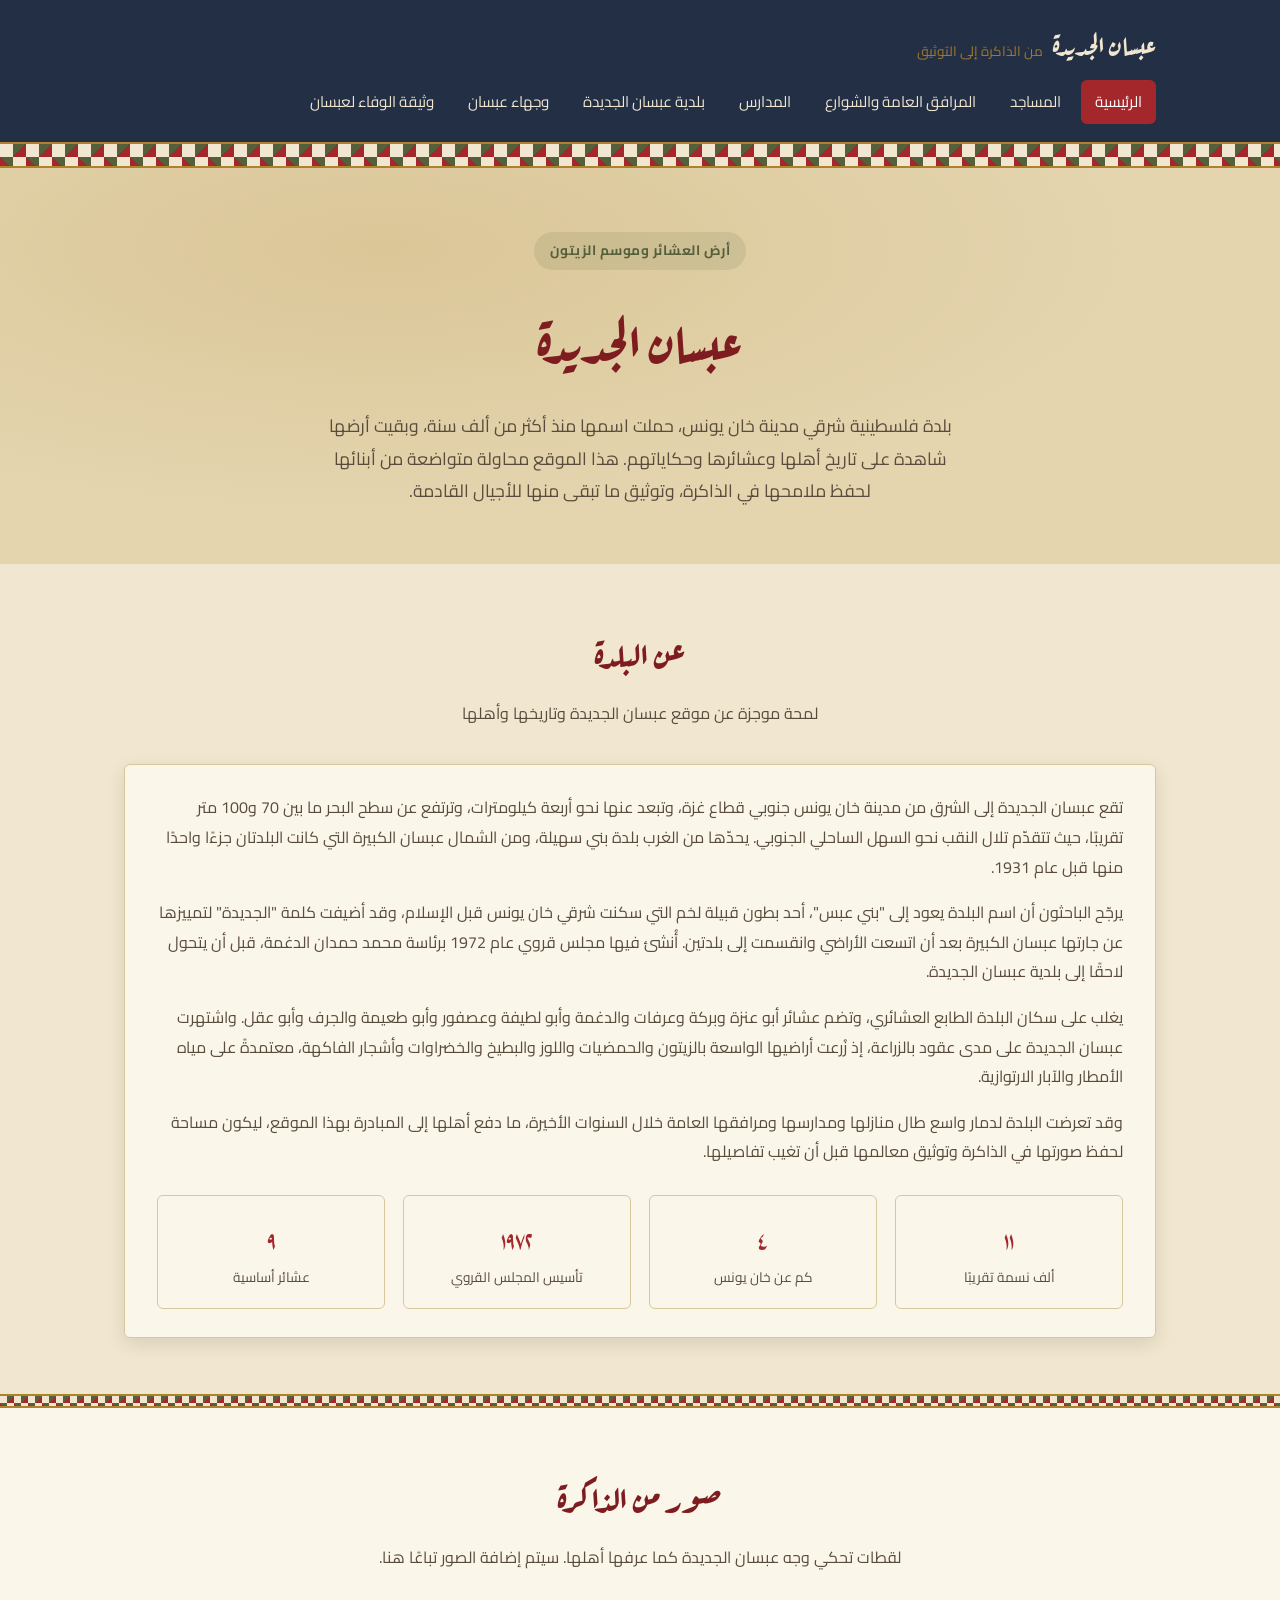
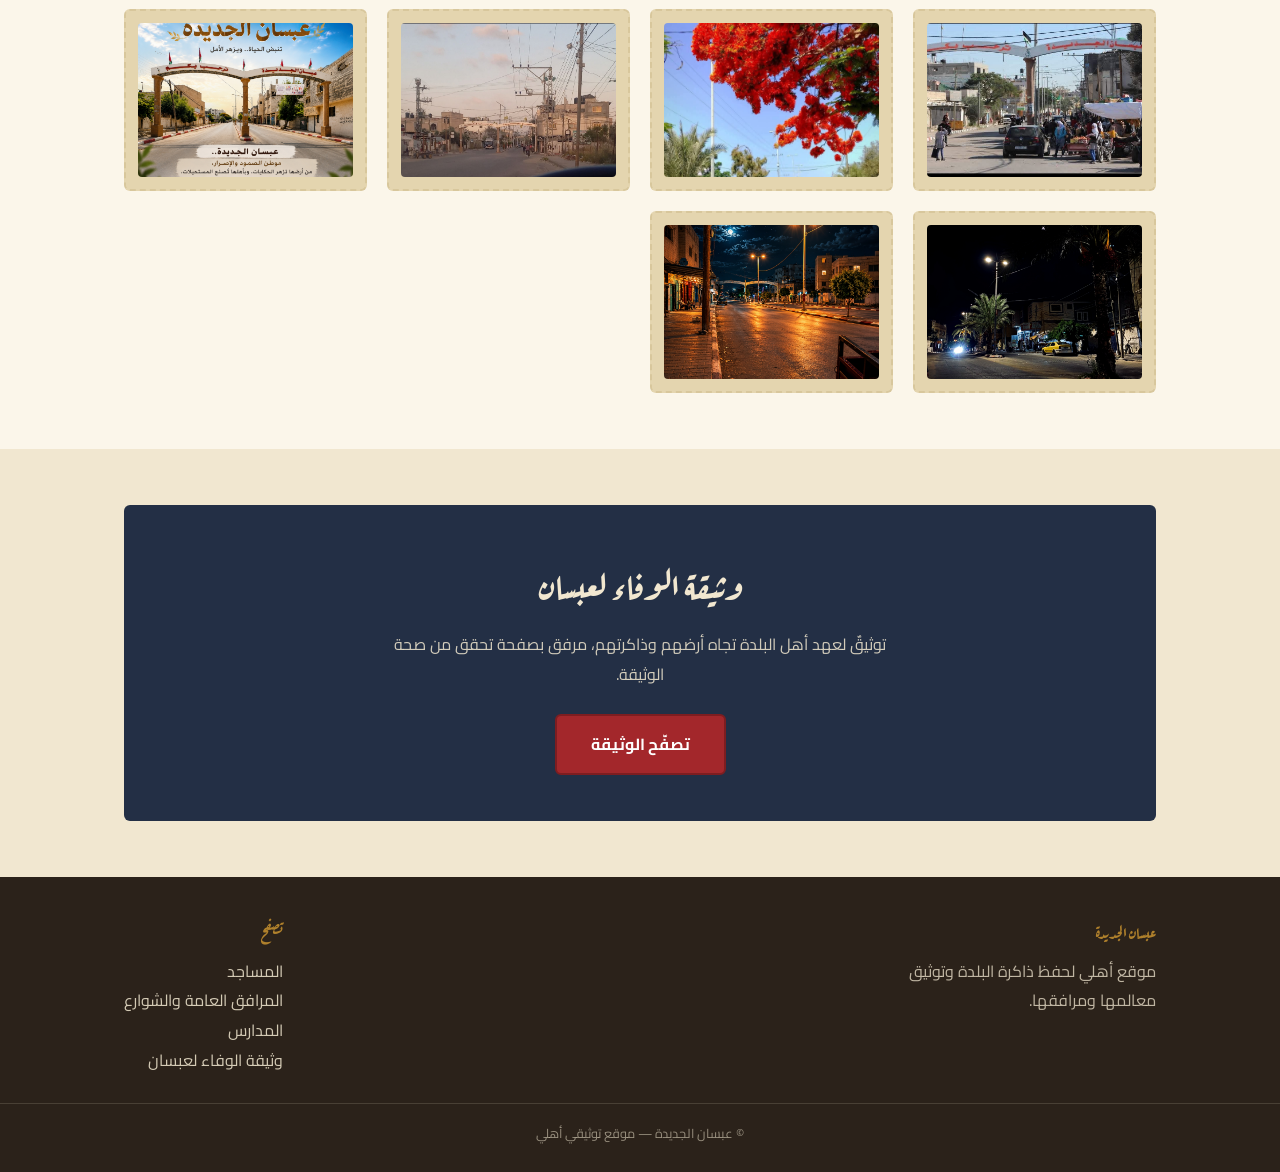
<file: index.html>
<!DOCTYPE html>
<html lang="ar" dir="rtl">
<head>
<meta charset="UTF-8">
<meta name="viewport" content="width=device-width, initial-scale=1.0">
<title>عبسان الجديدة | من الذاكرة إلى التوثيق</title>
<link rel="preconnect" href="https://fonts.googleapis.com">
<link href="https://fonts.googleapis.com/css2?family=Aref+Ruqaa:wght@400;700&family=Cairo:wght@400;600;700&display=swap" rel="stylesheet">
<link rel="stylesheet" href="style.css?v=2">
</head>
<body>

<header class="site-header">
  <div class="container">
    <div class="brand">
      <span class="name">عبسان الجديدة</span>
      <span class="tagline">من الذاكرة إلى التوثيق</span>
    </div>
    <nav class="main-nav">
      <ul>
        <li><a href="index.html" class="active">الرئيسية</a></li>
        <li><a href="mosques.html">المساجد</a></li>
        <li><a href="facilities.html">المرافق العامة والشوارع</a></li>
        <li><a href="schools.html">المدارس</a></li>
        <li><a href="municipality.html">بلدية عبسان الجديدة</a></li>
   <li><a href="notables.html">وجهاء عبسان</a></li>
        <li><a href="document.html">وثيقة الوفاء لعبسان</a></li>
      </ul>
    </nav>
  </div>
</header>
<div class="tatreez-band"></div>

<section class="hero">
  <div class="container">
    <span class="eyebrow">أرض العشائر وموسم الزيتون</span>
    <h1>عبسان الجديدة</h1>
    <p class="lead">
      بلدة فلسطينية شرقي مدينة خان يونس، حملت اسمها منذ أكثر من ألف سنة، وبقيت أرضها
      شاهدة على تاريخ أهلها وعشائرها وحكاياتهم. هذا الموقع محاولة متواضعة من أبنائها
      لحفظ ملامحها في الذاكرة، وتوثيق ما تبقى منها للأجيال القادمة.
    </p>
  </div>
</section>

<section>
  <div class="container">
    <div class="section-head">
      <h2>عن البلدة</h2>
      <p>لمحة موجزة عن موقع عبسان الجديدة وتاريخها وأهلها</p>
    </div>

    <div class="prose-card">
      <p>
        تقع عبسان الجديدة إلى الشرق من مدينة خان يونس جنوبي قطاع غزة، وتبعد عنها
        نحو أربعة كيلومترات، وترتفع عن سطح البحر ما بين 70 و100 متر تقريبًا، حيث
        تتقدّم تلال النقب نحو السهل الساحلي الجنوبي. يحدّها من الغرب بلدة بني سهيلة،
        ومن الشمال عبسان الكبيرة التي كانت البلدتان جزءًا واحدًا منها قبل عام 1931.
      </p>
      <p>
        يرجّح الباحثون أن اسم البلدة يعود إلى "بني عبس"، أحد بطون قبيلة لخم التي
        سكنت شرقي خان يونس قبل الإسلام، وقد أضيفت كلمة "الجديدة" لتمييزها عن
        جارتها عبسان الكبيرة بعد أن اتسعت الأراضي وانقسمت إلى بلدتين. أُنشئ فيها
        مجلس قروي عام 1972 برئاسة محمد حمدان الدغمة، قبل أن يتحول لاحقًا إلى بلدية
        عبسان الجديدة.
      </p>
      <p>
        يغلب على سكان البلدة الطابع العشائري، وتضم عشائر أبو عنزة وبركة وعرفات
        والدغمة وأبو لطيفة وعصفور وأبو طعيمة والجرف وأبو عقل. واشتهرت عبسان الجديدة
        على مدى عقود بالزراعة، إذ زُرعت أراضيها الواسعة بالزيتون والحمضيات واللوز
        والبطيخ والخضراوات وأشجار الفاكهة، معتمدةً على مياه الأمطار والآبار الارتوازية.
      </p>
      <p>
        وقد تعرضت البلدة لدمار واسع طال منازلها ومدارسها ومرافقها العامة خلال
        السنوات الأخيرة، ما دفع أهلها إلى المبادرة بهذا الموقع، ليكون مساحة لحفظ
        صورتها في الذاكرة وتوثيق معالمها قبل أن تغيب تفاصيلها.
      </p>

      <div class="facts-grid">
        <div class="fact"><span class="num">١١</span><span class="label">ألف نسمة تقريبًا</span></div>
        <div class="fact"><span class="num">٤</span><span class="label">كم عن خان يونس</span></div>
        <div class="fact"><span class="num">١٩٧٢</span><span class="label">تأسيس المجلس القروي</span></div>
        <div class="fact"><span class="num">٩</span><span class="label">عشائر أساسية</span></div>
      </div>
    </div>
  </div>
</section>

<div class="tatreez-band thin"></div>

<section class="alt">
  <div class="container">
    <div class="section-head">
      <h2>صور من الذاكرة</h2>
      <p>لقطات تحكي وجه عبسان الجديدة كما عرفها أهلها. سيتم إضافة الصور تباعًا هنا.</p>
    </div>

    <div class="gallery-grid" id="gallery">
      <!--
        لإضافة صورة لاحقًا: استبدل أي photo-slot بالكود التالي
        <div class="photo-slot"><img src="images/اسم-الصورة.jpg" alt="وصف الصورة"></div>
      -->
      <div class="photo-slot">
  <img src="images/abasan1.jpg" alt="صورة من عبسان الجديدة">
</div>
<div class="photo-slot">
  <img src="images/abasan-photo2.jpg" alt="صورة من عبسان الجديدة">
</div>
      <div class="photo-slot"><img src="images/abasan3.jpg" alt="صورة من عبسان الجديدة"></div>
<div class="photo-slot"><img src="images/abasan4.jpg" alt="صورة من عبسان الجديدة"></div>
<div class="photo-slot"><img src="images/abasan5.jpg" alt="صورة من عبسان الجديدة"></div>
      <div class="photo-slot"><img src="images/abasan6.jpg" alt="صورة من عبسان الجديدة"></div>
    </div>
  </div>
</section>

<section>
  <div class="container">
    <div class="cta-block">
      <h2>وثيقة الوفاء لعبسان</h2>
      <p>
        توثيقٌ لعهد أهل البلدة تجاه أرضهم وذاكرتهم، مرفق بصفحة تحقق من صحة الوثيقة.
      </p>
      <a class="btn" href="document.html">تصفّح الوثيقة</a>
    </div>
  </div>
</section>

<footer class="site-footer">
  <div class="container">
    <div>
      <h4>عبسان الجديدة</h4>
      <p style="color:rgba(241,231,208,.75); max-width:280px;">
        موقع أهلي لحفظ ذاكرة البلدة وتوثيق معالمها ومرافقها.
      </p>
    </div>
    <div>
      <h4>تصفح</h4>
      <ul>
        <li><a href="mosques.html">المساجد</a></li>
        <li><a href="facilities.html">المرافق العامة والشوارع</a></li>
        <li><a href="schools.html">المدارس</a></li>
        <li><a href="document.html">وثيقة الوفاء لعبسان</a></li>
      </ul>
    </div>
  </div>
  <div class="footer-note">© عبسان الجديدة — موقع توثيقي أهلي</div>
</footer>

<script src="script.js?v=2" defer></script>
</body>
</html>
</file>
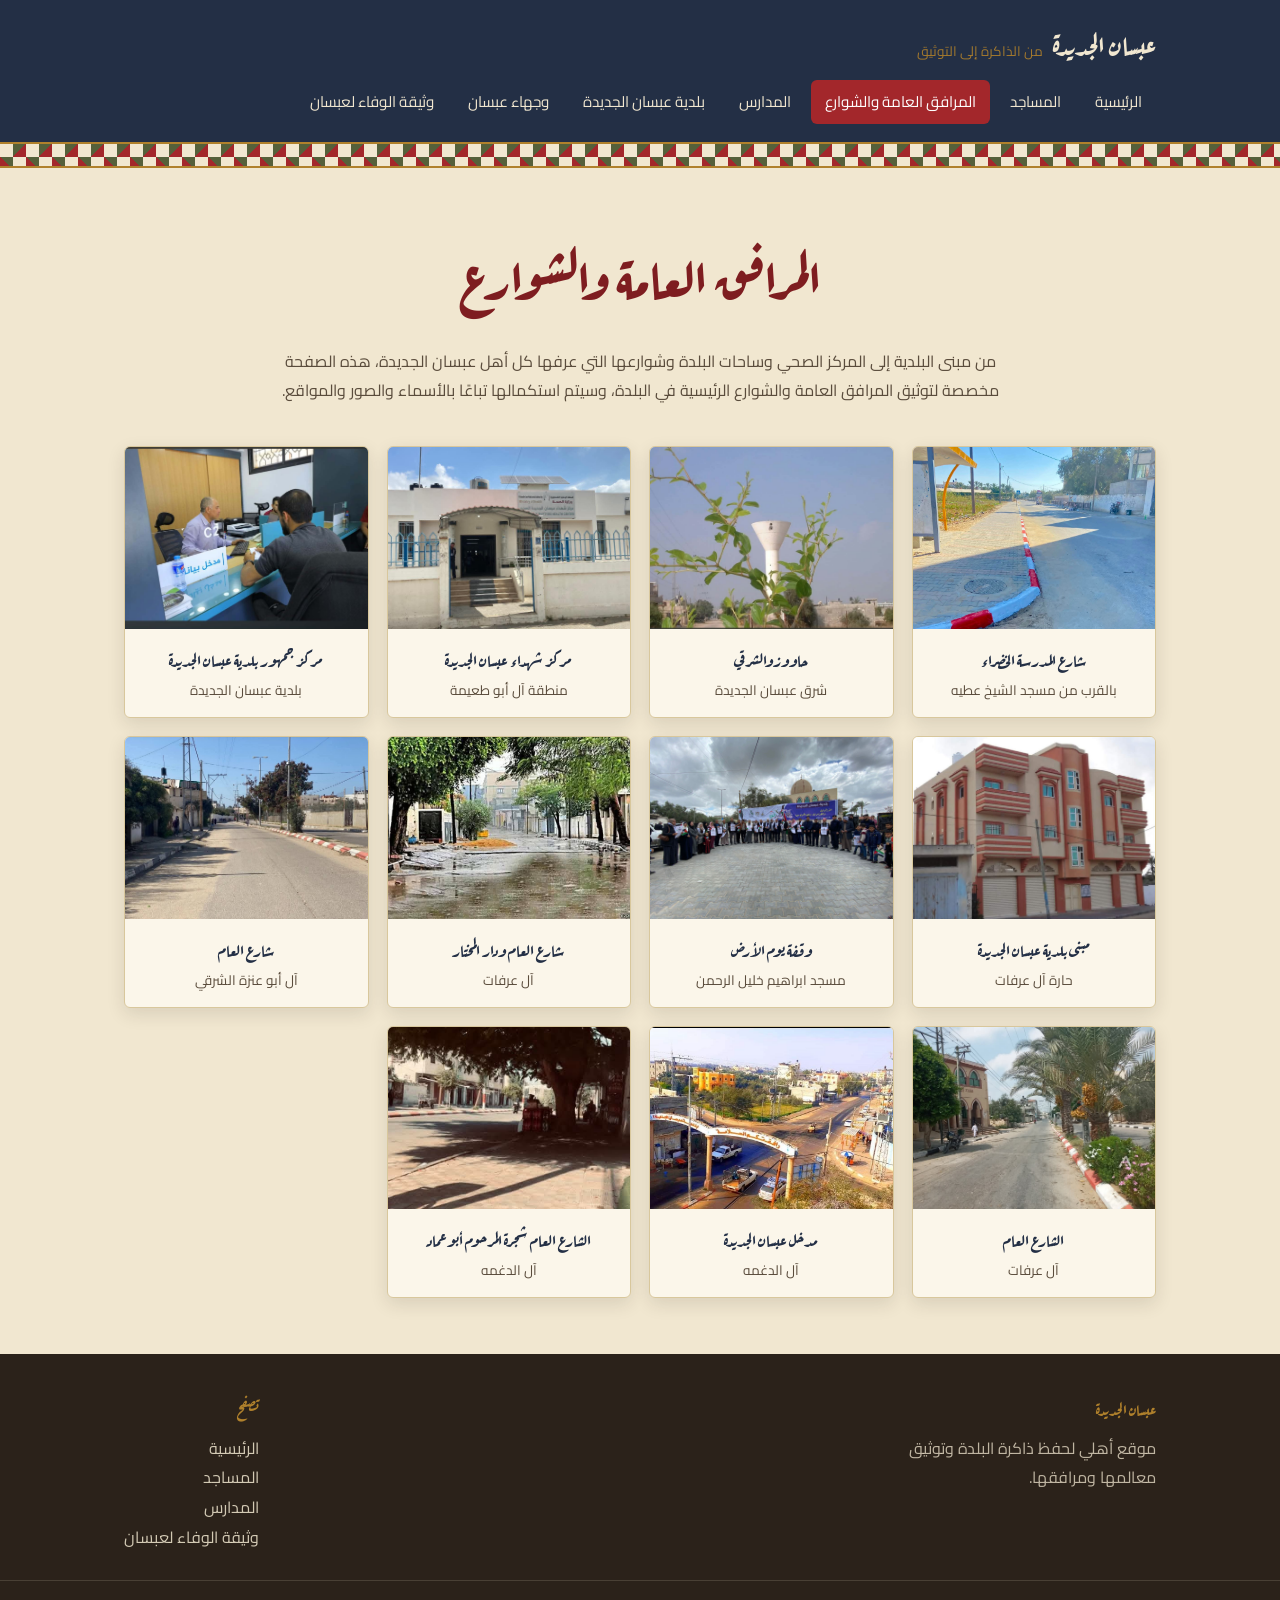
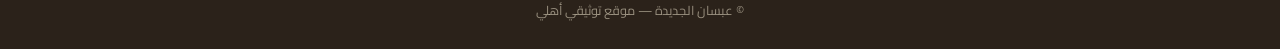
<file: facilities.html>
<!DOCTYPE html>
<html lang="ar" dir="rtl">
<head>
<meta charset="UTF-8">
<meta name="viewport" content="width=device-width, initial-scale=1.0">
<title>المرافق العامة والشوارع | عبسان الجديدة</title>
<link rel="preconnect" href="https://fonts.googleapis.com">
<link href="https://fonts.googleapis.com/css2?family=Aref+Ruqaa:wght@400;700&family=Cairo:wght@400;600;700&display=swap" rel="stylesheet">
<link rel="stylesheet" href="style.css?v=2">
</head>
<body>

<header class="site-header">
  <div class="container">
    <div class="brand">
      <span class="name">عبسان الجديدة</span>
      <span class="tagline">من الذاكرة إلى التوثيق</span>
    </div>
    <nav class="main-nav">
      <ul>
        <li><a href="index.html">الرئيسية</a></li>
        <li><a href="mosques.html">المساجد</a></li>
        <li><a href="facilities.html" class="active">المرافق العامة والشوارع</a></li>
        <li><a href="schools.html">المدارس</a></li>
        <li><a href="municipality.html">بلدية عبسان الجديدة</a></li>
   <li><a href="notables.html">وجهاء عبسان</a></li>
        <li><a href="document.html">وثيقة الوفاء لعبسان</a></li>
      </ul>
    </nav>
  </div>
</header>
<div class="tatreez-band"></div>

<section>
  <div class="container">
    <div class="page-intro">
      <h1>المرافق العامة والشوارع</h1>
      <p>
        من مبنى البلدية إلى المركز الصحي وساحات البلدة وشوارعها التي عرفها كل
        أهل عبسان الجديدة، هذه الصفحة مخصصة لتوثيق المرافق العامة والشوارع
        الرئيسية في البلدة، وسيتم استكمالها تباعًا بالأسماء والصور والمواقع.
      </p>
    </div>

    <div class="empty-grid">
        <div class="content-card">
          <div class="photo"><img src="images/facility1.jpg" alt="شارع المدرسة الخضراء"></div>
          <div class="info">
            <h3>شارع المدرسة الخضراء</h3>
            <p>بالقرب من مسجد الشيخ عطيه</p>
          </div>
        </div>
        <div class="content-card">
          <div class="photo"><img src="images/facility2.png" alt="حاووز الشرقي"></div>
          <div class="info">
            <h3>حاووزوالشرقي</h3>
            <p>شرق عبسان الجديدة</p>
          </div>
        </div>
        <div class="content-card">
          <div class="photo"><img src="images/facility3.jpeg" alt="مركز شهداء عبسان الجديدة"></div>
          <div class="info">
            <h3>مركز شهداء عبسان الجديدة</h3>
            <p>منطقة آل أبو طعيمة</p>
          </div>
        </div>
        <div class="content-card">
          <div class="photo"><img src="images/facility4.png" alt="مركز جمهور بلدية عبسان الجديدة"></div>
          <div class="info">
            <h3>مركز جمهور بلدية عبسان الجديدة</h3>
            <p>بلدية عبسان الجديدة</p>
          </div>
        </div>
        <div class="content-card">
          <div class="photo"><img src="images/facility5.png" alt="مبنى بلدية عبسان الجديدة"></div>
          <div class="info">
            <h3>مبنى بلدية عبسان الجديدة</h3>
            <p>حارة آل عرفات</p>
          </div>
        </div>
        <div class="content-card">
          <div class="photo"><img src="images/facility6.jpg" alt="وقفة يوم الأرض"></div>
          <div class="info">
            <h3>وقفة يوم الأرض</h3>
            <p>مسجد ابراهيم خليل الرحمن</p>
          </div>
        </div>
      <div class="content-card">
      <div class="photo"><img src="images/facility7.jpg" alt="شارع العام ودار المختار"></div>
      <div class="info">
        <h3>شارع العام ودار المختار</h3>
        <p>آل عرفات</p>
      </div>
    </div>
    <div class="content-card">
      <div class="photo"><img src="images/facility8.jpg" alt="شارع العام"></div>
      <div class="info">
        <h3>شارع العام</h3>
        <p>آل أبو عنزة الشرقي</p>
      </div>
    </div>
    <div class="content-card">
      <div class="photo"><img src="images/facility9.jpg" alt="الشارع العام"></div>
      <div class="info">
        <h3>الشارع العام</h3>
        <p>آل عرفات</p>
      </div>
    </div>
    <div class="content-card">
      <div class="photo"><img src="images/facility10.jpg" alt="مدخل عبسان الجديدة"></div>
      <div class="info">
        <h3>مدخل عبسان الجديدة</h3>
        <p>آل الدغمه</p>
      </div>
    </div>
    <div class="content-card">
      <div class="photo"><img src="images/facility11.jpg" alt="الشارع العام شجرة المرحوم أبوعماد"></div>
      <div class="info">
        <h3>الشارع العام شجرة المرحوم أبوعماد</h3>
        <p>آل الدغمه</p>
      </div>
    </div>
    </div>
  </div>
</section>
</section>

<footer class="site-footer">
  <div class="container">
    <div>
      <h4>عبسان الجديدة</h4>
      <p style="color:rgba(241,231,208,.75); max-width:280px;">
        موقع أهلي لحفظ ذاكرة البلدة وتوثيق معالمها ومرافقها.
      </p>
    </div>
    <div>
      <h4>تصفح</h4>
      <ul>
        <li><a href="index.html">الرئيسية</a></li>
        <li><a href="mosques.html">المساجد</a></li>
        <li><a href="schools.html">المدارس</a></li>
        <li><a href="document.html">وثيقة الوفاء لعبسان</a></li>
      </ul>
    </div>
  </div>
  <div class="footer-note">© عبسان الجديدة — موقع توثيقي أهلي</div>
</footer>

<script src="script.js?v=2" defer></script>
</body>
</html>
</file>
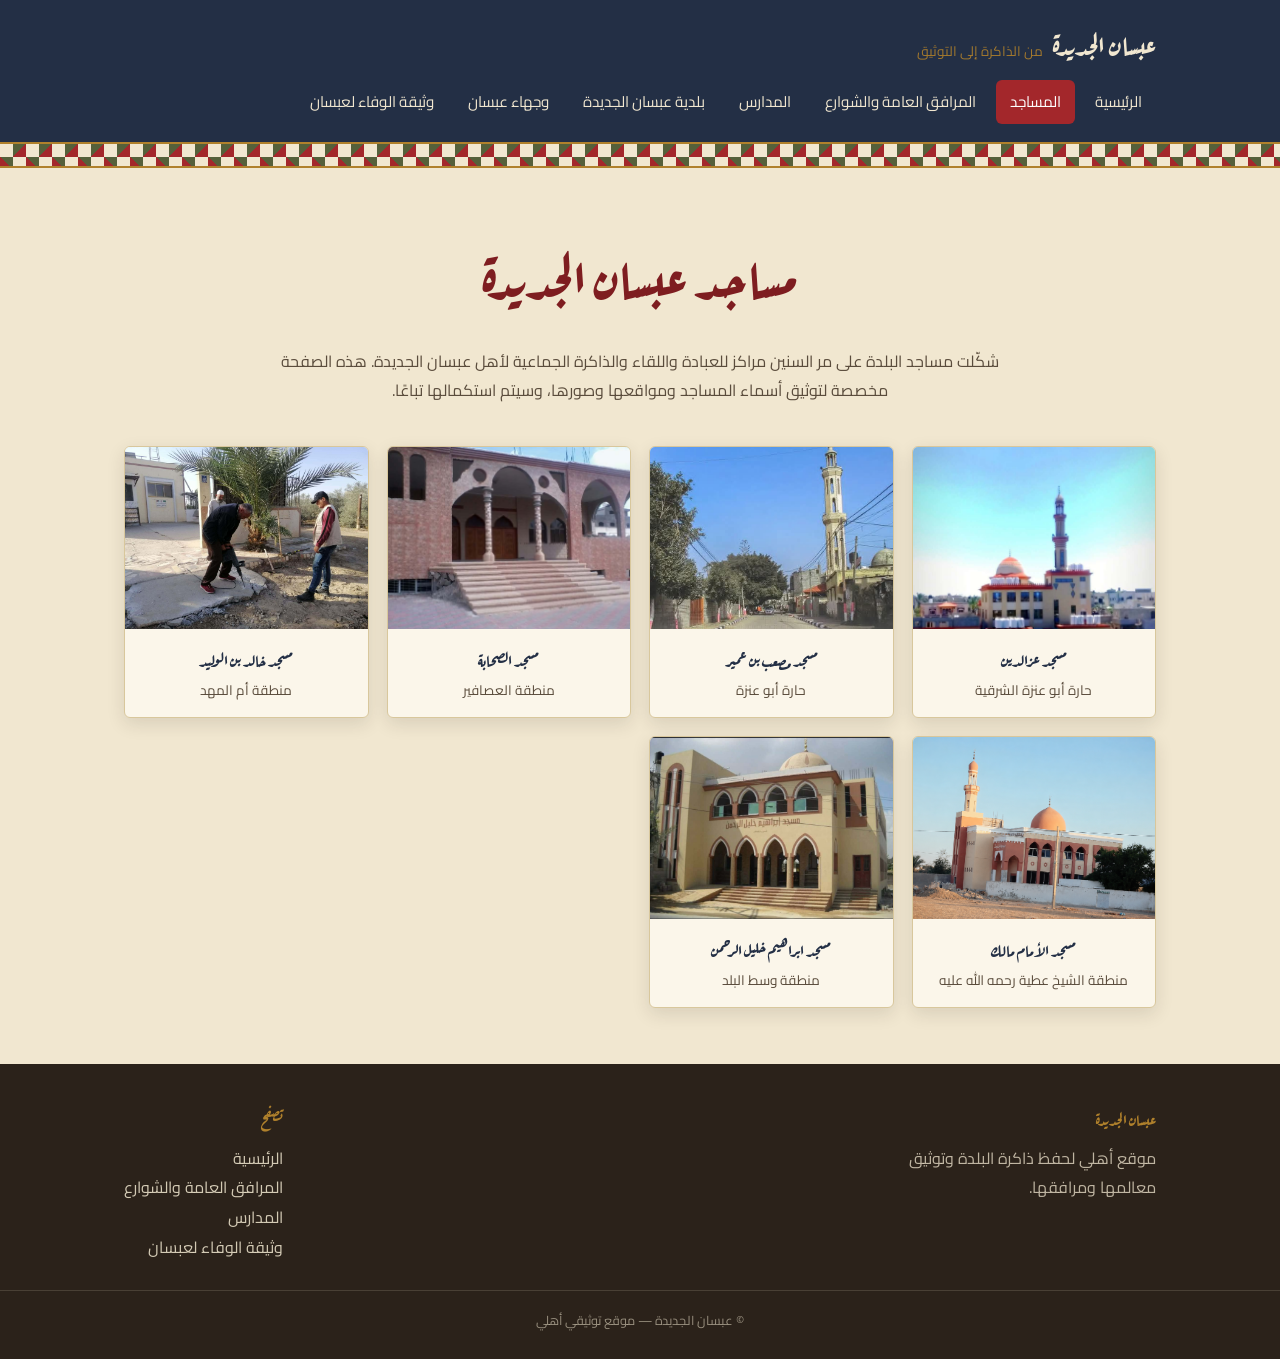
<file: mosques.html>
<!DOCTYPE html>
<html lang="ar" dir="rtl">
<head>
<meta charset="UTF-8">
<meta name="viewport" content="width=device-width, initial-scale=1.0">
<title>المساجد | عبسان الجديدة</title>
<link rel="preconnect" href="https://fonts.googleapis.com">
<link href="https://fonts.googleapis.com/css2?family=Aref+Ruqaa:wght@400;700&family=Cairo:wght@400;600;700&display=swap" rel="stylesheet">
<link rel="stylesheet" href="style.css?v=2">
</head>
<body>

<header class="site-header">
  <div class="container">
    <div class="brand">
      <span class="name">عبسان الجديدة</span>
      <span class="tagline">من الذاكرة إلى التوثيق</span>
    </div>
    <nav class="main-nav">
      <ul>
        <li><a href="index.html">الرئيسية</a></li>
        <li><a href="mosques.html" class="active">المساجد</a></li>
        <li><a href="facilities.html">المرافق العامة والشوارع</a></li>
        <li><a href="schools.html">المدارس</a></li>
        <li><a href="municipality.html">بلدية عبسان الجديدة</a></li>
   <li><a href="notables.html">وجهاء عبسان</a></li>
        <li><a href="document.html">وثيقة الوفاء لعبسان</a></li>
      </ul>
    </nav>
  </div>
</header>
<div class="tatreez-band"></div>

<section>
  <div class="container">
    <div class="page-intro">
      <h1>مساجد عبسان الجديدة</h1>
      <p>
        شكّلت مساجد البلدة على مر السنين مراكز للعبادة واللقاء والذاكرة الجماعية
        لأهل عبسان الجديدة. هذه الصفحة مخصصة لتوثيق أسماء المساجد ومواقعها وصورها،
        وسيتم استكمالها تباعًا.
      </p>
    </div>

    <div class="empty-grid">
        <div class="content-card">
          <div class="photo"><img src="images/mosque1.jpeg" alt="مسجد عزالدين"></div>
          <div class="info">
            <h3>مسجد عزالدين</h3>
            <p>حارة أبو عنزة الشرقية</p>
          </div>
        </div>
        <div class="content-card">
          <div class="photo"><img src="images/mosque2.jpeg" alt="مسجد مصعب بن عمير"></div>
          <div class="info">
            <h3>مسجد مصعب بن عمير</h3>
            <p>حارة أبو عنزة</p>
          </div>
        </div>
        <div class="content-card">
          <div class="photo"><img src="images/mosque3.png" alt="مسجد الصحابة"></div>
          <div class="info">
            <h3>مسجد الصحابة</h3>
            <p>منطقة العصافير</p>
          </div>
        </div>
        <div class="content-card">
          <div class="photo"><img src="images/mosque4.jpeg" alt="مسجد خالد بن الوليد"></div>
          <div class="info">
            <h3>مسجد خالد بن الوليد</h3>
            <p>منطقة أم المهد</p>
          </div>
        </div>
        <div class="content-card">
          <div class="photo"><img src="images/mosque5.png" alt="مسجد الأمام مالك"></div>
          <div class="info">
            <h3>مسجد الأمام مالك</h3>
            <p>منطقة الشيخ عطية رحمه الله عليه</p>
          </div>
        </div>
        <div class="content-card">
          <div class="photo"><img src="images/mosque6.jpg" alt="مسجد ابراهيم خليل الرحمن"></div>
          <div class="info">
            <h3>مسجد ابراهيم خليل الرحمن</h3>
            <p>منطقة وسط البلد</p>
          </div>
        </div>
    </div>
</section>

<footer class="site-footer">
  <div class="container">
    <div>
      <h4>عبسان الجديدة</h4>
      <p style="color:rgba(241,231,208,.75); max-width:280px;">
        موقع أهلي لحفظ ذاكرة البلدة وتوثيق معالمها ومرافقها.
      </p>
    </div>
    <div>
      <h4>تصفح</h4>
      <ul>
        <li><a href="index.html">الرئيسية</a></li>
        <li><a href="facilities.html">المرافق العامة والشوارع</a></li>
        <li><a href="schools.html">المدارس</a></li>
        <li><a href="document.html">وثيقة الوفاء لعبسان</a></li>
      </ul>
    </div>
  </div>
  <div class="footer-note">© عبسان الجديدة — موقع توثيقي أهلي</div>
</footer>

<script src="script.js?v=2" defer></script>
</body>
</html>
</file>
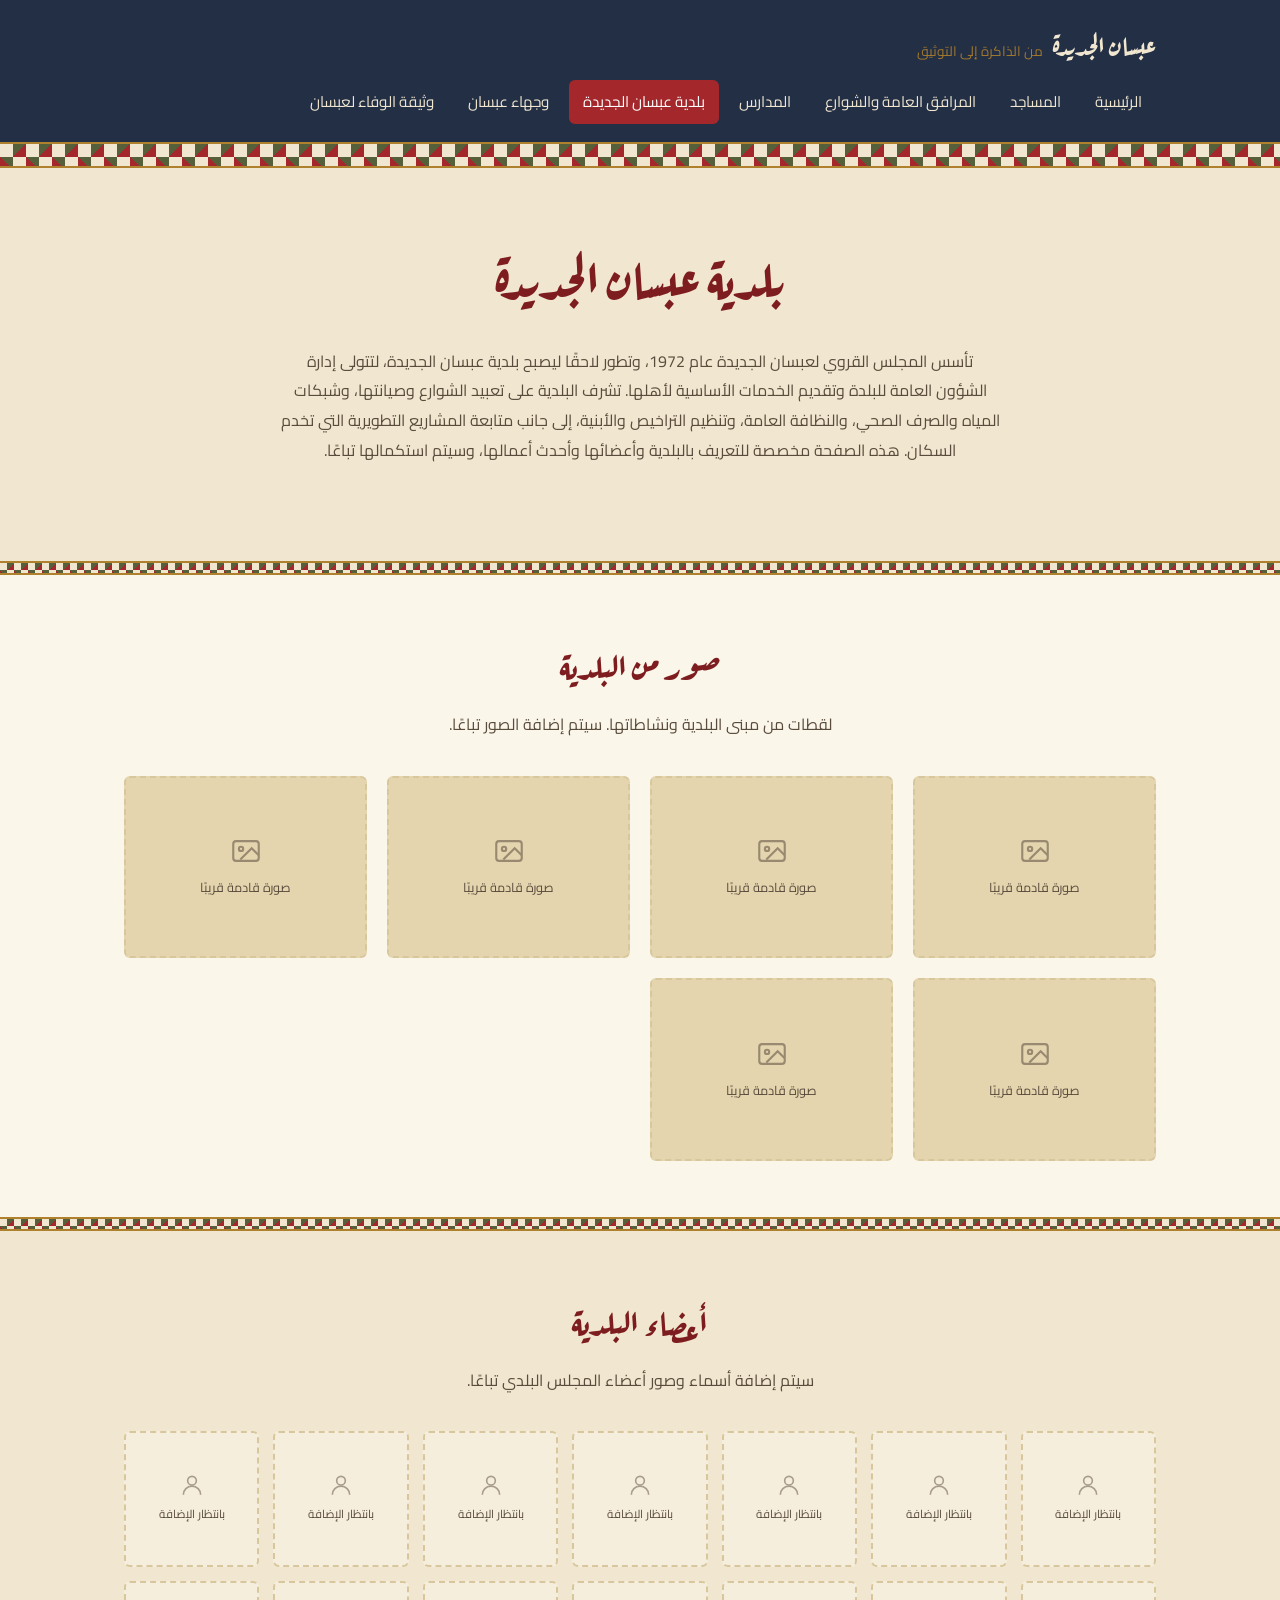
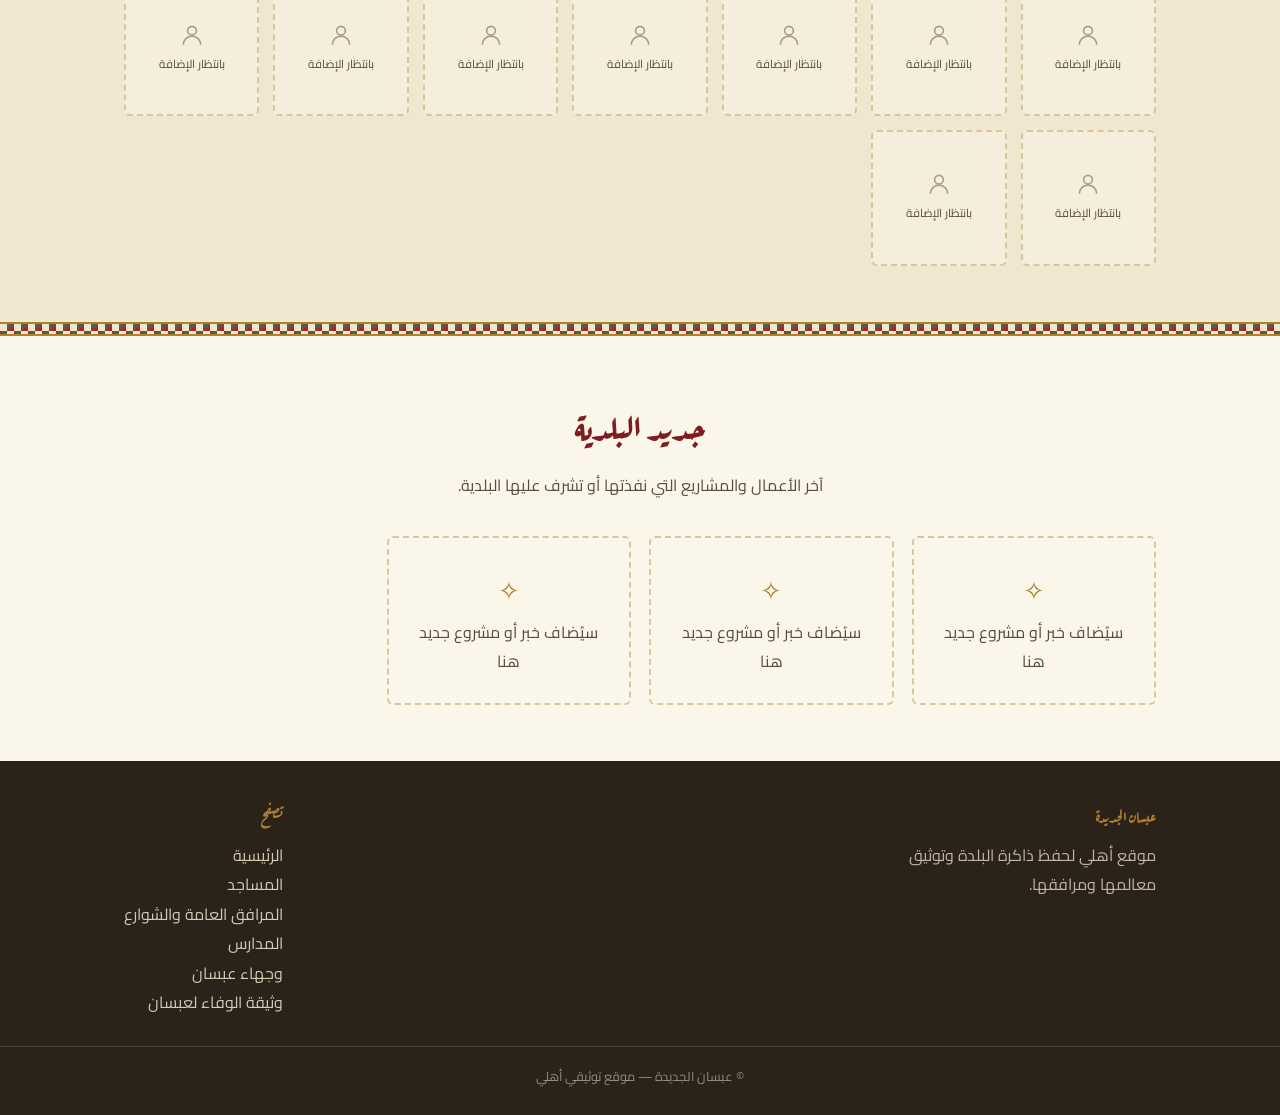
<file: municipality.html>
<!DOCTYPE html>
<html lang="ar" dir="rtl">
<head>
<meta charset="UTF-8">
<meta name="viewport" content="width=device-width, initial-scale=1.0">
<title>بلدية عبسان الجديدة | عبسان الجديدة</title>
<link rel="preconnect" href="https://fonts.googleapis.com">
<link href="https://fonts.googleapis.com/css2?family=Aref+Ruqaa:wght@400;700&family=Cairo:wght@400;600;700&display=swap" rel="stylesheet">
<link rel="stylesheet" href="style.css?v=2">
</head>
<body>

<header class="site-header">
  <div class="container">
    <div class="brand">
      <span class="name">عبسان الجديدة</span>
      <span class="tagline">من الذاكرة إلى التوثيق</span>
    </div>
    <nav class="main-nav">
      <ul>
        <li><a href="index.html">الرئيسية</a></li>
        <li><a href="mosques.html">المساجد</a></li>
        <li><a href="facilities.html">المرافق العامة والشوارع</a></li>
        <li><a href="schools.html">المدارس</a></li>
        <li><a href="municipality.html" class="active">بلدية عبسان الجديدة</a></li>
        <li><a href="notables.html">وجهاء عبسان</a></li>
        <li><a href="document.html">وثيقة الوفاء لعبسان</a></li>
      </ul>
    </nav>
  </div>
</header>
<div class="tatreez-band"></div>

<section>
  <div class="container">
    <div class="page-intro">
      <h1>بلدية عبسان الجديدة</h1>
      <p>
        تأسس المجلس القروي لعبسان الجديدة عام 1972، وتطور لاحقًا ليصبح بلدية
        عبسان الجديدة، لتتولى إدارة الشؤون العامة للبلدة وتقديم الخدمات
        الأساسية لأهلها. تشرف البلدية على تعبيد الشوارع وصيانتها، وشبكات
        المياه والصرف الصحي، والنظافة العامة، وتنظيم التراخيص والأبنية، إلى
        جانب متابعة المشاريع التطويرية التي تخدم السكان. هذه الصفحة مخصصة
        للتعريف بالبلدية وأعضائها وأحدث أعمالها، وسيتم استكمالها تباعًا.
      </p>
    </div>
  </div>
</section>

<div class="tatreez-band thin"></div>

<section class="alt">
  <div class="container">
    <div class="section-head">
      <h2>صور من البلدية</h2>
      <p>لقطات من مبنى البلدية ونشاطاتها. سيتم إضافة الصور تباعًا.</p>
    </div>

    <div class="gallery-grid">
      <div class="photo-slot">
        <svg class="icon" viewBox="0 0 24 24" fill="none" stroke="currentColor" stroke-width="1.5"><rect x="3" y="5" width="18" height="14" rx="2"/><circle cx="8.5" cy="10.5" r="1.5"/><path d="M21 15l-5-5-8 8"/></svg>
        <span class="cap">صورة قادمة قريبًا</span>
      </div>
      <div class="photo-slot">
        <svg class="icon" viewBox="0 0 24 24" fill="none" stroke="currentColor" stroke-width="1.5"><rect x="3" y="5" width="18" height="14" rx="2"/><circle cx="8.5" cy="10.5" r="1.5"/><path d="M21 15l-5-5-8 8"/></svg>
        <span class="cap">صورة قادمة قريبًا</span>
      </div>
      <div class="photo-slot">
        <svg class="icon" viewBox="0 0 24 24" fill="none" stroke="currentColor" stroke-width="1.5"><rect x="3" y="5" width="18" height="14" rx="2"/><circle cx="8.5" cy="10.5" r="1.5"/><path d="M21 15l-5-5-8 8"/></svg>
        <span class="cap">صورة قادمة قريبًا</span>
      </div>
      <div class="photo-slot">
        <svg class="icon" viewBox="0 0 24 24" fill="none" stroke="currentColor" stroke-width="1.5"><rect x="3" y="5" width="18" height="14" rx="2"/><circle cx="8.5" cy="10.5" r="1.5"/><path d="M21 15l-5-5-8 8"/></svg>
        <span class="cap">صورة قادمة قريبًا</span>
      </div>
      <div class="photo-slot">
        <svg class="icon" viewBox="0 0 24 24" fill="none" stroke="currentColor" stroke-width="1.5"><rect x="3" y="5" width="18" height="14" rx="2"/><circle cx="8.5" cy="10.5" r="1.5"/><path d="M21 15l-5-5-8 8"/></svg>
        <span class="cap">صورة قادمة قريبًا</span>
      </div>
      <div class="photo-slot">
        <svg class="icon" viewBox="0 0 24 24" fill="none" stroke="currentColor" stroke-width="1.5"><rect x="3" y="5" width="18" height="14" rx="2"/><circle cx="8.5" cy="10.5" r="1.5"/><path d="M21 15l-5-5-8 8"/></svg>
        <span class="cap">صورة قادمة قريبًا</span>
      </div>
    </div>
  </div>
</section>

<div class="tatreez-band thin"></div>

<section>
  <div class="container">
    <div class="section-head">
      <h2>أعضاء البلدية</h2>
      <p>سيتم إضافة أسماء وصور أعضاء المجلس البلدي تباعًا.</p>
    </div>

    <div class="people-grid">
      <div class="person-slot"><svg viewBox="0 0 24 24" fill="none" stroke="currentColor" stroke-width="1.5"><circle cx="12" cy="8" r="4"/><path d="M4 21c0-4.4 3.6-8 8-8s8 3.6 8 8"/></svg>بانتظار الإضافة</div>
      <div class="person-slot"><svg viewBox="0 0 24 24" fill="none" stroke="currentColor" stroke-width="1.5"><circle cx="12" cy="8" r="4"/><path d="M4 21c0-4.4 3.6-8 8-8s8 3.6 8 8"/></svg>بانتظار الإضافة</div>
      <div class="person-slot"><svg viewBox="0 0 24 24" fill="none" stroke="currentColor" stroke-width="1.5"><circle cx="12" cy="8" r="4"/><path d="M4 21c0-4.4 3.6-8 8-8s8 3.6 8 8"/></svg>بانتظار الإضافة</div>
      <div class="person-slot"><svg viewBox="0 0 24 24" fill="none" stroke="currentColor" stroke-width="1.5"><circle cx="12" cy="8" r="4"/><path d="M4 21c0-4.4 3.6-8 8-8s8 3.6 8 8"/></svg>بانتظار الإضافة</div>
      <div class="person-slot"><svg viewBox="0 0 24 24" fill="none" stroke="currentColor" stroke-width="1.5"><circle cx="12" cy="8" r="4"/><path d="M4 21c0-4.4 3.6-8 8-8s8 3.6 8 8"/></svg>بانتظار الإضافة</div>
      <div class="person-slot"><svg viewBox="0 0 24 24" fill="none" stroke="currentColor" stroke-width="1.5"><circle cx="12" cy="8" r="4"/><path d="M4 21c0-4.4 3.6-8 8-8s8 3.6 8 8"/></svg>بانتظار الإضافة</div>
      <div class="person-slot"><svg viewBox="0 0 24 24" fill="none" stroke="currentColor" stroke-width="1.5"><circle cx="12" cy="8" r="4"/><path d="M4 21c0-4.4 3.6-8 8-8s8 3.6 8 8"/></svg>بانتظار الإضافة</div>
      <div class="person-slot"><svg viewBox="0 0 24 24" fill="none" stroke="currentColor" stroke-width="1.5"><circle cx="12" cy="8" r="4"/><path d="M4 21c0-4.4 3.6-8 8-8s8 3.6 8 8"/></svg>بانتظار الإضافة</div>
      <div class="person-slot"><svg viewBox="0 0 24 24" fill="none" stroke="currentColor" stroke-width="1.5"><circle cx="12" cy="8" r="4"/><path d="M4 21c0-4.4 3.6-8 8-8s8 3.6 8 8"/></svg>بانتظار الإضافة</div>
      <div class="person-slot"><svg viewBox="0 0 24 24" fill="none" stroke="currentColor" stroke-width="1.5"><circle cx="12" cy="8" r="4"/><path d="M4 21c0-4.4 3.6-8 8-8s8 3.6 8 8"/></svg>بانتظار الإضافة</div>
      <div class="person-slot"><svg viewBox="0 0 24 24" fill="none" stroke="currentColor" stroke-width="1.5"><circle cx="12" cy="8" r="4"/><path d="M4 21c0-4.4 3.6-8 8-8s8 3.6 8 8"/></svg>بانتظار الإضافة</div>
      <div class="person-slot"><svg viewBox="0 0 24 24" fill="none" stroke="currentColor" stroke-width="1.5"><circle cx="12" cy="8" r="4"/><path d="M4 21c0-4.4 3.6-8 8-8s8 3.6 8 8"/></svg>بانتظار الإضافة</div>
      <div class="person-slot"><svg viewBox="0 0 24 24" fill="none" stroke="currentColor" stroke-width="1.5"><circle cx="12" cy="8" r="4"/><path d="M4 21c0-4.4 3.6-8 8-8s8 3.6 8 8"/></svg>بانتظار الإضافة</div>
      <div class="person-slot"><svg viewBox="0 0 24 24" fill="none" stroke="currentColor" stroke-width="1.5"><circle cx="12" cy="8" r="4"/><path d="M4 21c0-4.4 3.6-8 8-8s8 3.6 8 8"/></svg>بانتظار الإضافة</div>
      <div class="person-slot"><svg viewBox="0 0 24 24" fill="none" stroke="currentColor" stroke-width="1.5"><circle cx="12" cy="8" r="4"/><path d="M4 21c0-4.4 3.6-8 8-8s8 3.6 8 8"/></svg>بانتظار الإضافة</div>
      <div class="person-slot"><svg viewBox="0 0 24 24" fill="none" stroke="currentColor" stroke-width="1.5"><circle cx="12" cy="8" r="4"/><path d="M4 21c0-4.4 3.6-8 8-8s8 3.6 8 8"/></svg>بانتظار الإضافة</div>
    </div>
  </div>
</section>

<div class="tatreez-band thin"></div>

<section class="alt">
  <div class="container">
    <div class="section-head">
      <h2>جديد البلدية</h2>
      <p>آخر الأعمال والمشاريع التي نفذتها أو تشرف عليها البلدية.</p>
    </div>

    <div class="empty-grid">
      <div class="empty-card"><span class="mark">✧</span>سيُضاف خبر أو مشروع جديد هنا</div>
      <div class="empty-card"><span class="mark">✧</span>سيُضاف خبر أو مشروع جديد هنا</div>
      <div class="empty-card"><span class="mark">✧</span>سيُضاف خبر أو مشروع جديد هنا</div>
    </div>
  </div>
</section>

<footer class="site-footer">
  <div class="container">
    <div>
      <h4>عبسان الجديدة</h4>
      <p style="color:rgba(241,231,208,.75); max-width:280px;">
        موقع أهلي لحفظ ذاكرة البلدة وتوثيق معالمها ومرافقها.
      </p>
    </div>
    <div>
      <h4>تصفح</h4>
      <ul>
        <li><a href="index.html">الرئيسية</a></li>
        <li><a href="mosques.html">المساجد</a></li>
        <li><a href="facilities.html">المرافق العامة والشوارع</a></li>
        <li><a href="schools.html">المدارس</a></li>
        <li><a href="notables.html">وجهاء عبسان</a></li>
        <li><a href="document.html">وثيقة الوفاء لعبسان</a></li>
      </ul>
    </div>
  </div>
  <div class="footer-note">© عبسان الجديدة — موقع توثيقي أهلي</div>
</footer>

<script src="script.js?v=2" defer></script>
</body>
</html>
</file>
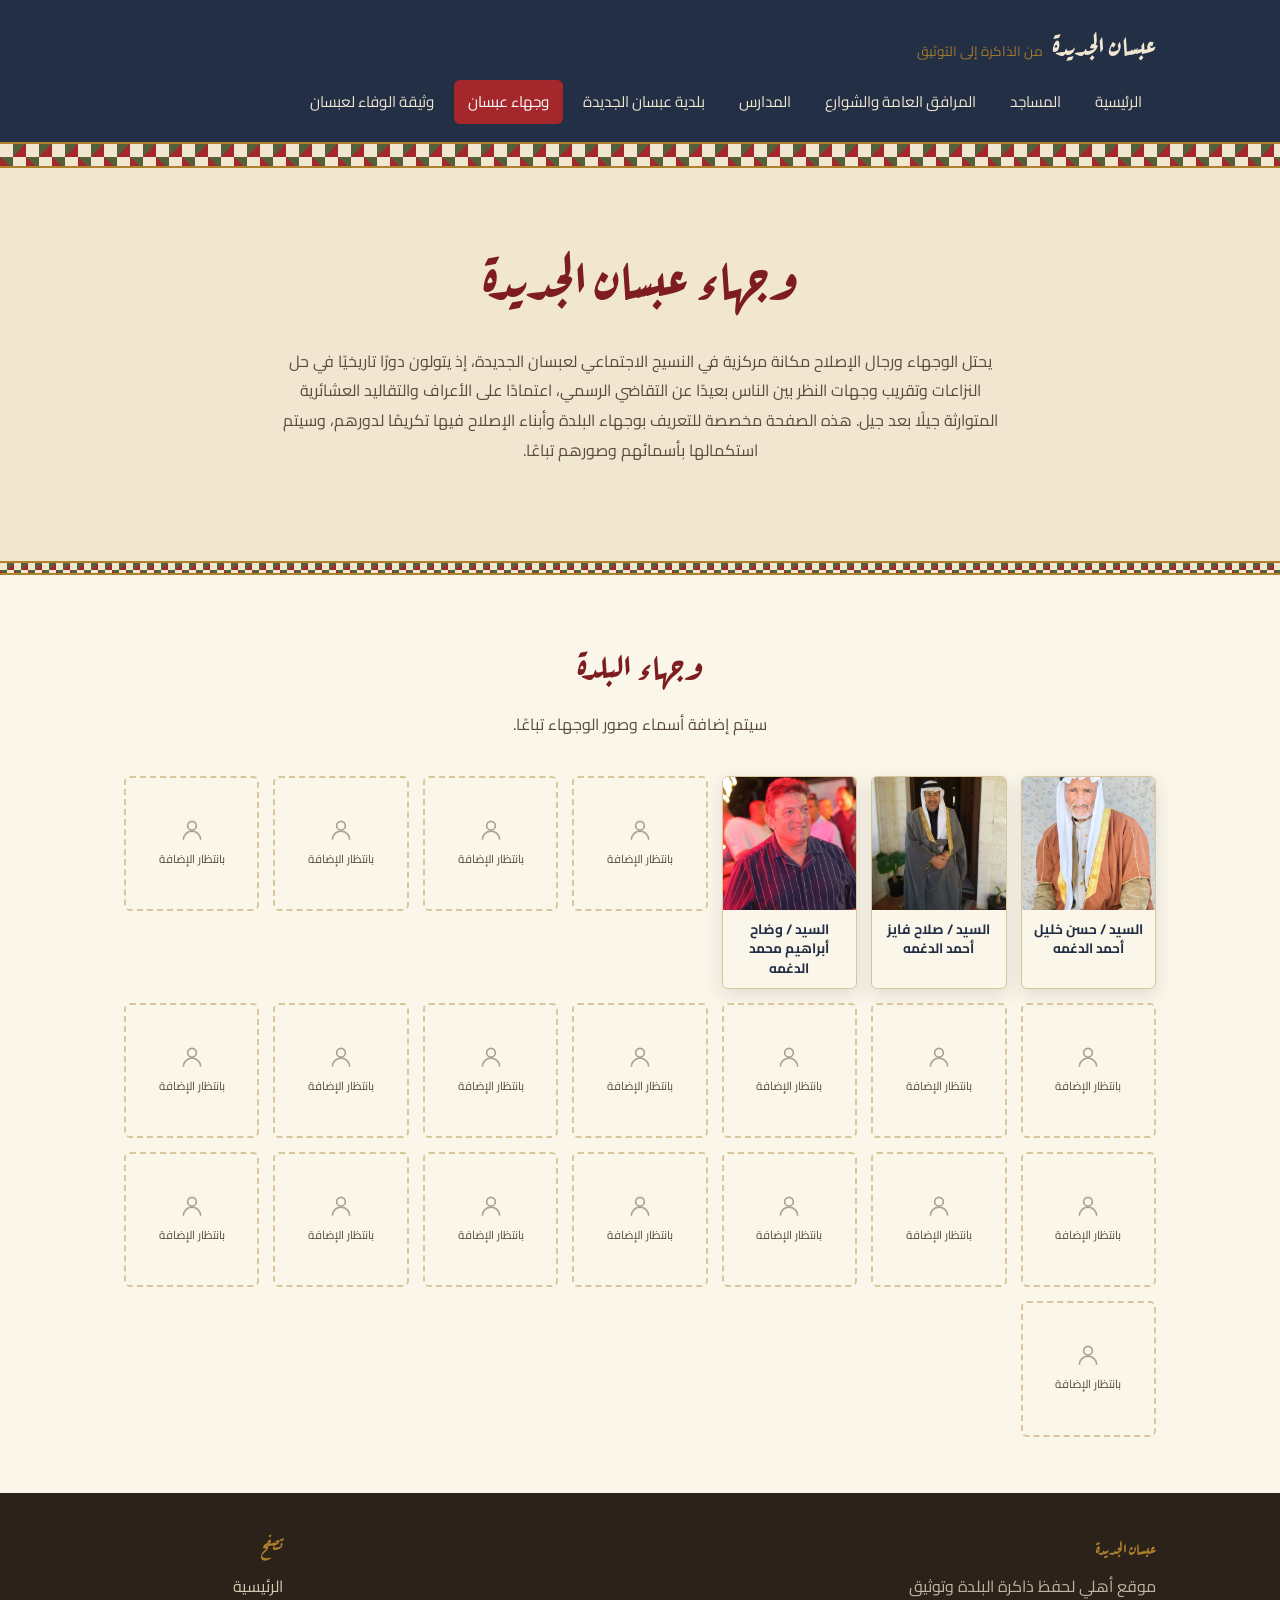
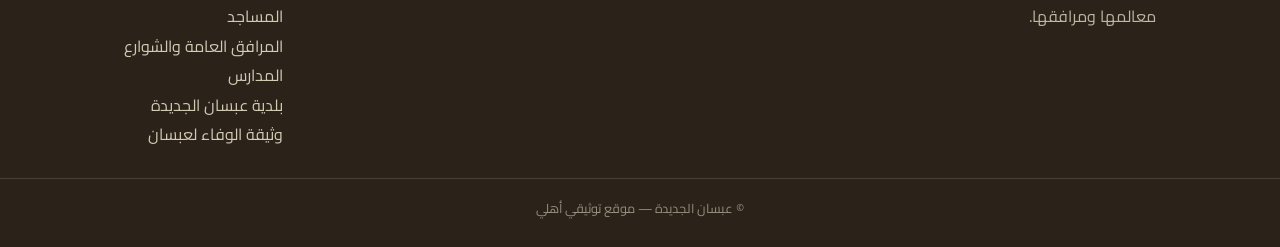
<file: notables.html>
<!DOCTYPE html>
<html lang="ar" dir="rtl">
<head>
<meta charset="UTF-8">
<meta name="viewport" content="width=device-width, initial-scale=1.0">
<title>وجهاء عبسان | عبسان الجديدة</title>
<link rel="preconnect" href="https://fonts.googleapis.com">
<link href="https://fonts.googleapis.com/css2?family=Aref+Ruqaa:wght@400;700&family=Cairo:wght@400;600;700&display=swap" rel="stylesheet">
<link rel="stylesheet" href="style.css?v=2">
</head>
<body>

<header class="site-header">
  <div class="container">
    <div class="brand">
      <span class="name">عبسان الجديدة</span>
      <span class="tagline">من الذاكرة إلى التوثيق</span>
    </div>
    <nav class="main-nav">
      <ul>
        <li><a href="index.html">الرئيسية</a></li>
        <li><a href="mosques.html">المساجد</a></li>
        <li><a href="facilities.html">المرافق العامة والشوارع</a></li>
        <li><a href="schools.html">المدارس</a></li>
        <li><a href="municipality.html">بلدية عبسان الجديدة</a></li>
        <li><a href="notables.html" class="active">وجهاء عبسان</a></li>
        <li><a href="document.html">وثيقة الوفاء لعبسان</a></li>
      </ul>
    </nav>
  </div>
</header>
<div class="tatreez-band"></div>

<section>
  <div class="container">
    <div class="page-intro">
      <h1>وجهاء عبسان الجديدة</h1>
      <p>
        يحتل الوجهاء ورجال الإصلاح مكانة مركزية في النسيج الاجتماعي لعبسان
        الجديدة، إذ يتولون دورًا تاريخيًا في حل النزاعات وتقريب وجهات النظر
        بين الناس بعيدًا عن التقاضي الرسمي، اعتمادًا على الأعراف والتقاليد
        العشائرية المتوارثة جيلًا بعد جيل. هذه الصفحة مخصصة للتعريف بوجهاء
        البلدة وأبناء الإصلاح فيها تكريمًا لدورهم، وسيتم استكمالها بأسمائهم
        وصورهم تباعًا.
      </p>
    </div>
  </div>
</section>

<div class="tatreez-band thin"></div>

<section class="alt">
  <div class="container">
    <div class="section-head">
      <h2>وجهاء البلدة</h2>
      <p>سيتم إضافة أسماء وصور الوجهاء تباعًا.</p>
    </div>

    <div class="people-grid">
      <div class="person-card">
  <div class="photo"><img src="images/notable1.jpg" alt="السيد حسن خليل أحمد الدغمه"></div>
  <div class="name">السيد / حسن خليل أحمد الدغمه</div>
</div>
<div class="person-card">
  <div class="photo"><img src="images/notable2.jpg" alt="السيد صلاح فايز أحمد الدغمه"></div>
  <div class="name">السيد / صلاح فايز أحمد الدغمه</div>
</div>
<div class="person-card">
  <div class="photo"><img src="images/notable3.jpg" alt="السيد وضاح أبراهيم محمد الدغمه"></div>
  <div class="name">السيد / وضاح أبراهيم محمد الدغمه</div>
</div>
      <div class="person-slot"><svg viewBox="0 0 24 24" fill="none" stroke="currentColor" stroke-width="1.5"><circle cx="12" cy="8" r="4"/><path d="M4 21c0-4.4 3.6-8 8-8s8 3.6 8 8"/></svg>بانتظار الإضافة</div>
      <div class="person-slot"><svg viewBox="0 0 24 24" fill="none" stroke="currentColor" stroke-width="1.5"><circle cx="12" cy="8" r="4"/><path d="M4 21c0-4.4 3.6-8 8-8s8 3.6 8 8"/></svg>بانتظار الإضافة</div>
      <div class="person-slot"><svg viewBox="0 0 24 24" fill="none" stroke="currentColor" stroke-width="1.5"><circle cx="12" cy="8" r="4"/><path d="M4 21c0-4.4 3.6-8 8-8s8 3.6 8 8"/></svg>بانتظار الإضافة</div>
      <div class="person-slot"><svg viewBox="0 0 24 24" fill="none" stroke="currentColor" stroke-width="1.5"><circle cx="12" cy="8" r="4"/><path d="M4 21c0-4.4 3.6-8 8-8s8 3.6 8 8"/></svg>بانتظار الإضافة</div>
      <div class="person-slot"><svg viewBox="0 0 24 24" fill="none" stroke="currentColor" stroke-width="1.5"><circle cx="12" cy="8" r="4"/><path d="M4 21c0-4.4 3.6-8 8-8s8 3.6 8 8"/></svg>بانتظار الإضافة</div>
      <div class="person-slot"><svg viewBox="0 0 24 24" fill="none" stroke="currentColor" stroke-width="1.5"><circle cx="12" cy="8" r="4"/><path d="M4 21c0-4.4 3.6-8 8-8s8 3.6 8 8"/></svg>بانتظار الإضافة</div>
      <div class="person-slot"><svg viewBox="0 0 24 24" fill="none" stroke="currentColor" stroke-width="1.5"><circle cx="12" cy="8" r="4"/><path d="M4 21c0-4.4 3.6-8 8-8s8 3.6 8 8"/></svg>بانتظار الإضافة</div>
      <div class="person-slot"><svg viewBox="0 0 24 24" fill="none" stroke="currentColor" stroke-width="1.5"><circle cx="12" cy="8" r="4"/><path d="M4 21c0-4.4 3.6-8 8-8s8 3.6 8 8"/></svg>بانتظار الإضافة</div>
      <div class="person-slot"><svg viewBox="0 0 24 24" fill="none" stroke="currentColor" stroke-width="1.5"><circle cx="12" cy="8" r="4"/><path d="M4 21c0-4.4 3.6-8 8-8s8 3.6 8 8"/></svg>بانتظار الإضافة</div>
      <div class="person-slot"><svg viewBox="0 0 24 24" fill="none" stroke="currentColor" stroke-width="1.5"><circle cx="12" cy="8" r="4"/><path d="M4 21c0-4.4 3.6-8 8-8s8 3.6 8 8"/></svg>بانتظار الإضافة</div>
      <div class="person-slot"><svg viewBox="0 0 24 24" fill="none" stroke="currentColor" stroke-width="1.5"><circle cx="12" cy="8" r="4"/><path d="M4 21c0-4.4 3.6-8 8-8s8 3.6 8 8"/></svg>بانتظار الإضافة</div>
      <div class="person-slot"><svg viewBox="0 0 24 24" fill="none" stroke="currentColor" stroke-width="1.5"><circle cx="12" cy="8" r="4"/><path d="M4 21c0-4.4 3.6-8 8-8s8 3.6 8 8"/></svg>بانتظار الإضافة</div>
      <div class="person-slot"><svg viewBox="0 0 24 24" fill="none" stroke="currentColor" stroke-width="1.5"><circle cx="12" cy="8" r="4"/><path d="M4 21c0-4.4 3.6-8 8-8s8 3.6 8 8"/></svg>بانتظار الإضافة</div>
      <div class="person-slot"><svg viewBox="0 0 24 24" fill="none" stroke="currentColor" stroke-width="1.5"><circle cx="12" cy="8" r="4"/><path d="M4 21c0-4.4 3.6-8 8-8s8 3.6 8 8"/></svg>بانتظار الإضافة</div>
      <div class="person-slot"><svg viewBox="0 0 24 24" fill="none" stroke="currentColor" stroke-width="1.5"><circle cx="12" cy="8" r="4"/><path d="M4 21c0-4.4 3.6-8 8-8s8 3.6 8 8"/></svg>بانتظار الإضافة</div>
      <div class="person-slot"><svg viewBox="0 0 24 24" fill="none" stroke="currentColor" stroke-width="1.5"><circle cx="12" cy="8" r="4"/><path d="M4 21c0-4.4 3.6-8 8-8s8 3.6 8 8"/></svg>بانتظار الإضافة</div>
      <div class="person-slot"><svg viewBox="0 0 24 24" fill="none" stroke="currentColor" stroke-width="1.5"><circle cx="12" cy="8" r="4"/><path d="M4 21c0-4.4 3.6-8 8-8s8 3.6 8 8"/></svg>بانتظار الإضافة</div>
      <div class="person-slot"><svg viewBox="0 0 24 24" fill="none" stroke="currentColor" stroke-width="1.5"><circle cx="12" cy="8" r="4"/><path d="M4 21c0-4.4 3.6-8 8-8s8 3.6 8 8"/></svg>بانتظار الإضافة</div>
      <div class="person-slot"><svg viewBox="0 0 24 24" fill="none" stroke="currentColor" stroke-width="1.5"><circle cx="12" cy="8" r="4"/><path d="M4 21c0-4.4 3.6-8 8-8s8 3.6 8 8"/></svg>بانتظار الإضافة</div>
    </div>
  </div>
</section>

<footer class="site-footer">
  <div class="container">
    <div>
      <h4>عبسان الجديدة</h4>
      <p style="color:rgba(241,231,208,.75); max-width:280px;">
        موقع أهلي لحفظ ذاكرة البلدة وتوثيق معالمها ومرافقها.
      </p>
    </div>
    <div>
      <h4>تصفح</h4>
      <ul>
        <li><a href="index.html">الرئيسية</a></li>
        <li><a href="mosques.html">المساجد</a></li>
        <li><a href="facilities.html">المرافق العامة والشوارع</a></li>
        <li><a href="schools.html">المدارس</a></li>
        <li><a href="municipality.html">بلدية عبسان الجديدة</a></li>
        <li><a href="document.html">وثيقة الوفاء لعبسان</a></li>
      </ul>
    </div>
  </div>
  <div class="footer-note">© عبسان الجديدة — موقع توثيقي أهلي</div>
</footer>

<script src="script.js?v=2" defer></script>
</body>
</html>
</file>
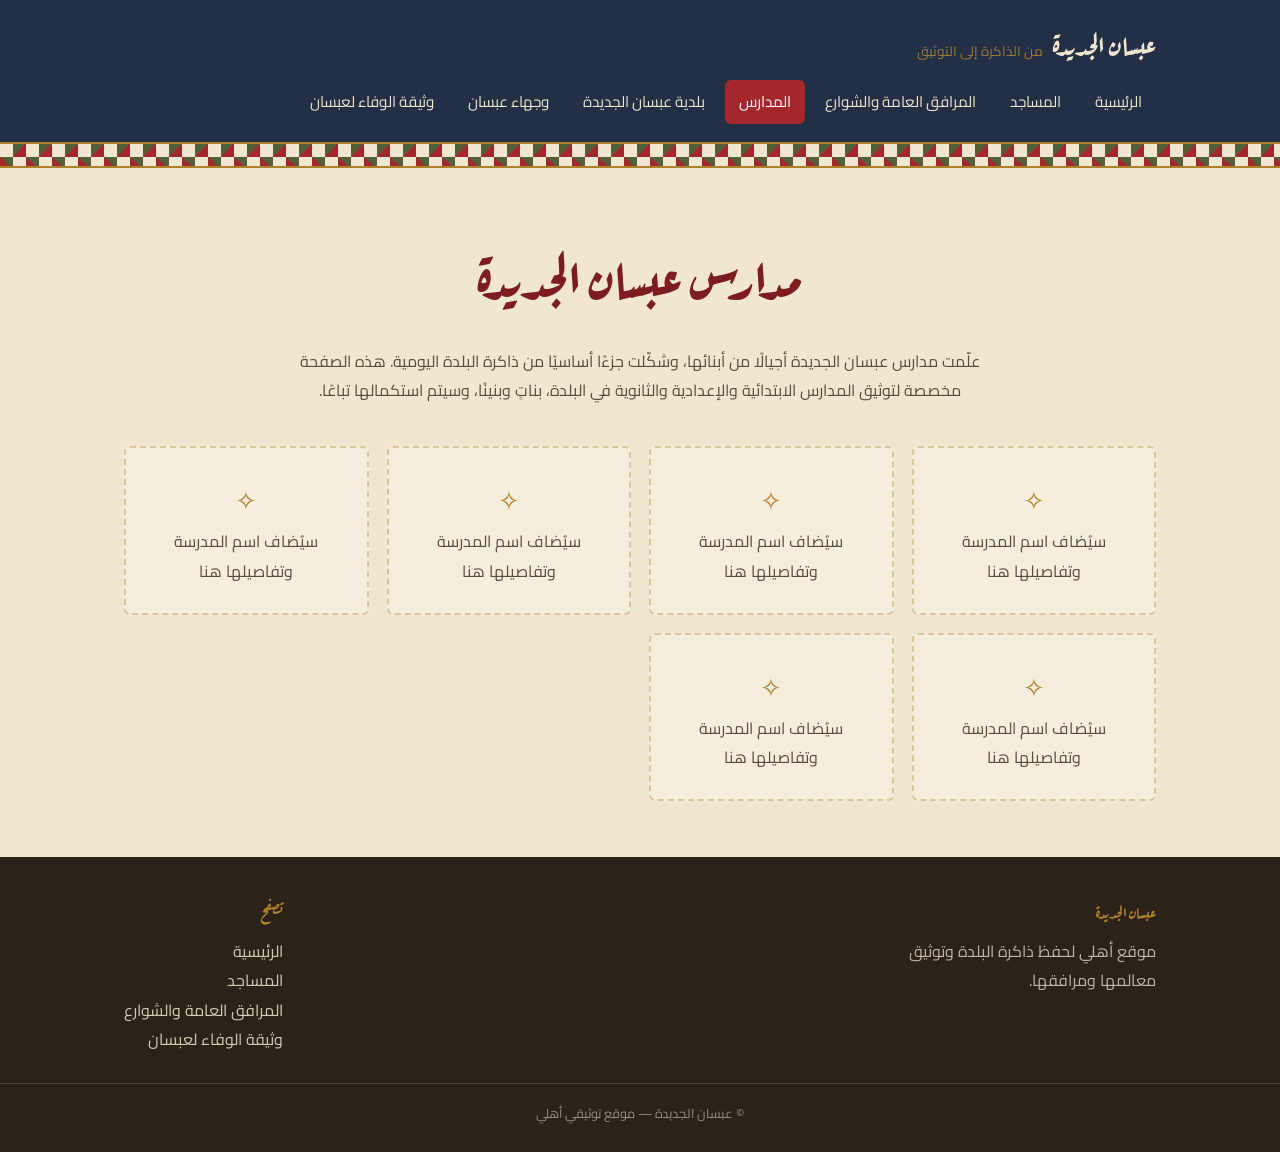
<file: schools.html>
<!DOCTYPE html>
<html lang="ar" dir="rtl">
<head>
<meta charset="UTF-8">
<meta name="viewport" content="width=device-width, initial-scale=1.0">
<title>المدارس | عبسان الجديدة</title>
<link rel="preconnect" href="https://fonts.googleapis.com">
<link href="https://fonts.googleapis.com/css2?family=Aref+Ruqaa:wght@400;700&family=Cairo:wght@400;600;700&display=swap" rel="stylesheet">
<link rel="stylesheet" href="style.css?v=2">
</head>
<body>

<header class="site-header">
  <div class="container">
    <div class="brand">
      <span class="name">عبسان الجديدة</span>
      <span class="tagline">من الذاكرة إلى التوثيق</span>
    </div>
    <nav class="main-nav">
      <ul>
        <li><a href="index.html">الرئيسية</a></li>
        <li><a href="mosques.html">المساجد</a></li>
        <li><a href="facilities.html">المرافق العامة والشوارع</a></li>
        <li><a href="schools.html" class="active">المدارس</a></li>
        <li><a href="municipality.html">بلدية عبسان الجديدة</a></li>
   <li><a href="notables.html">وجهاء عبسان</a></li>
        <li><a href="document.html">وثيقة الوفاء لعبسان</a></li>
      </ul>
    </nav>
  </div>
</header>
<div class="tatreez-band"></div>

<section>
  <div class="container">
    <div class="page-intro">
      <h1>مدارس عبسان الجديدة</h1>
      <p>
        علّمت مدارس عبسان الجديدة أجيالًا من أبنائها، وشكّلت جزءًا أساسيًا من
        ذاكرة البلدة اليومية. هذه الصفحة مخصصة لتوثيق المدارس الابتدائية
        والإعدادية والثانوية في البلدة، بناتٍ وبنينًا، وسيتم استكمالها تباعًا.
      </p>
    </div>

    <div class="empty-grid">
      <div class="empty-card"><span class="mark">✧</span>سيُضاف اسم المدرسة وتفاصيلها هنا</div>
      <div class="empty-card"><span class="mark">✧</span>سيُضاف اسم المدرسة وتفاصيلها هنا</div>
      <div class="empty-card"><span class="mark">✧</span>سيُضاف اسم المدرسة وتفاصيلها هنا</div>
      <div class="empty-card"><span class="mark">✧</span>سيُضاف اسم المدرسة وتفاصيلها هنا</div>
      <div class="empty-card"><span class="mark">✧</span>سيُضاف اسم المدرسة وتفاصيلها هنا</div>
      <div class="empty-card"><span class="mark">✧</span>سيُضاف اسم المدرسة وتفاصيلها هنا</div>
    </div>
  </div>
</section>

<footer class="site-footer">
  <div class="container">
    <div>
      <h4>عبسان الجديدة</h4>
      <p style="color:rgba(241,231,208,.75); max-width:280px;">
        موقع أهلي لحفظ ذاكرة البلدة وتوثيق معالمها ومرافقها.
      </p>
    </div>
    <div>
      <h4>تصفح</h4>
      <ul>
        <li><a href="index.html">الرئيسية</a></li>
        <li><a href="mosques.html">المساجد</a></li>
        <li><a href="facilities.html">المرافق العامة والشوارع</a></li>
        <li><a href="document.html">وثيقة الوفاء لعبسان</a></li>
      </ul>
    </div>
  </div>
  <div class="footer-note">© عبسان الجديدة — موقع توثيقي أهلي</div>
</footer>

<script src="script.js?v=2" defer></script>
</body>
</html>
</file>
<file: style.css>
/* =========================================================
   عبسان الجديدة — من الذاكرة إلى التوثيق
   نظام تصميم مستوحى من التطريز الفلسطيني (التطريز الغزّي)
   ========================================================= */

:root{
  --sand:        #F1E7D0;   /* حجر كلسي / أرضية */
  --sand-deep:   #E4D5AF;   /* بطاقات وأقسام */
  --sand-line:   #D8C79C;   /* حدود خفيفة */
  --ink:         #2B221A;   /* نص أساسي */
  --ink-soft:    #5A4C3C;   /* نص ثانوي */
  --red:         #A3272B;   /* أحمر التطريز الغزي */
  --red-deep:    #7E1D20;
  --olive:       #55603A;   /* أخضر زيتوني */
  --indigo:      #232F45;   /* كحلي الليل */
  --gold:        #B0812C;   /* خيط ذهبي */
  --paper:       #FBF6EA;   /* أبيض دافئ للبطاقات الفاتحة */

  --font-display: 'Aref Ruqaa', 'Amiri', serif;
  --font-body: 'Cairo', 'Tahoma', sans-serif;

  --radius: 6px;
  --shadow: 0 6px 18px rgba(43,34,26,0.12);
}

*{ box-sizing: border-box; }

html{ scroll-behavior: smooth; }

body{
  margin:0;
  background: var(--sand);
  color: var(--ink);
  font-family: var(--font-body);
  line-height: 1.85;
  direction: rtl;
}

img{ max-width:100%; display:block; }

a{ color: inherit; text-decoration:none; }

h1,h2,h3{
  font-family: var(--font-display);
  color: var(--red-deep);
  margin: 0 0 .4em;
  font-weight: 700;
}

h1{ font-size: clamp(2.2rem, 5vw, 3.4rem); }
h2{ font-size: clamp(1.6rem, 3vw, 2.2rem); }
h3{ font-size: 1.25rem; color: var(--indigo); }

p{ margin: 0 0 1em; color: var(--ink-soft); }

.container{
  max-width: 1080px;
  margin: 0 auto;
  padding: 0 24px;
}

/* ---------- شريط التطريز (العنصر المميز) ---------- */
.tatreez-band{
  height: 26px;
  background-image:
    linear-gradient(45deg, var(--red) 25%, transparent 25%),
    linear-gradient(-45deg, var(--red) 25%, transparent 25%),
    linear-gradient(45deg, transparent 75%, var(--olive) 75%),
    linear-gradient(-45deg, transparent 75%, var(--olive) 75%);
  background-size: 26px 26px;
  background-position: 0 0, 0 13px, 13px -13px, -13px 0px;
  border-top: 2px solid var(--gold);
  border-bottom: 2px solid var(--gold);
}
.tatreez-band.thin{ height:14px; background-size:14px 14px; background-position:0 0,0 7px,7px -7px,-7px 0; }

/* ---------- الترويسة ---------- */
header.site-header{
  background: var(--indigo);
  color: var(--sand);
  position: relative;
}
.site-header .container{
  display:flex;
  align-items:center;
  justify-content:space-between;
  padding-top:18px;
  padding-bottom:18px;
  flex-wrap: wrap;
  gap: 12px;
}
.brand{
  display:flex;
  align-items:baseline;
  gap:10px;
}
.brand .name{
  font-family: var(--font-display);
  font-size: 1.7rem;
  color: var(--sand);
  font-weight:700;
}
.brand .tagline{
  font-size:.85rem;
  color: var(--gold);
  opacity:.9;
}
nav.main-nav ul{
  list-style:none;
  display:flex;
  gap: 6px;
  margin:0; padding:0;
  flex-wrap: wrap;
}
nav.main-nav a{
  display:inline-block;
  padding: 8px 14px;
  border-radius: var(--radius);
  font-size: .95rem;
  color: var(--sand);
  transition: background .15s ease, color .15s ease;
}
nav.main-nav a:hover,
nav.main-nav a.active{
  background: var(--red);
  color: #fff;
}

/* ---------- البطل ---------- */
.hero{
  background:
    radial-gradient(ellipse at 30% 20%, rgba(176,129,44,.18), transparent 60%),
    var(--sand-deep);
  padding: 64px 0 56px;
  text-align:center;
  position:relative;
}
.hero .eyebrow{
  display:inline-block;
  font-size:.85rem;
  letter-spacing:.5px;
  color: var(--olive);
  background: rgba(85,96,58,.12);
  padding: 6px 16px;
  border-radius: 999px;
  margin-bottom: 18px;
  font-weight:700;
}
.hero p.lead{
  max-width: 640px;
  margin: 0 auto;
  font-size: 1.1rem;
}

/* ---------- الأقسام ---------- */
section{ padding: 56px 0; }
section.alt{ background: var(--paper); }

.section-head{
  text-align:center;
  max-width: 640px;
  margin: 0 auto 36px;
}
.section-head p{ margin-bottom:0; }

/* ---------- بطاقات النص العام ---------- */
.prose-card{
  background: var(--paper);
  border: 1px solid var(--sand-line);
  border-radius: var(--radius);
  padding: 28px 32px;
  box-shadow: var(--shadow);
}
.facts-grid{
  display:grid;
  grid-template-columns: repeat(auto-fit, minmax(140px,1fr));
  gap: 18px;
  margin-top: 28px;
}
.fact{
  text-align:center;
  padding: 16px 10px;
  background: var(--paper);
  border: 1px solid var(--sand-line);
  border-radius: var(--radius);
}
.fact .num{
  font-family: var(--font-display);
  font-size: 1.7rem;
  color: var(--red);
  display:block;
}
.fact .label{
  font-size:.85rem;
  color: var(--ink-soft);
}

/* ---------- معرض الصور ---------- */
.gallery-grid{
  display:grid;
  grid-template-columns: repeat(auto-fill, minmax(220px,1fr));
  gap: 20px;
}
.photo-slot{
  aspect-ratio: 4/3;
  border-radius: var(--radius);
  border: 2px dashed var(--sand-line);
  background: var(--sand-deep);
  display:flex;
  flex-direction:column;
  align-items:center;
  justify-content:center;
  gap:8px;
  color: var(--ink-soft);
  text-align:center;
  padding: 12px;
  overflow:hidden;
}
.photo-slot img{ width:100%; height:100%; object-fit:cover; border-radius: 4px; }
.photo-slot .icon{
  width:34px; height:34px;
  opacity:.55;
}
.photo-slot .cap{ font-size:.8rem; }

/* ---------- أزرار ---------- */
.btn{
  display:inline-block;
  padding: 14px 34px;
  border-radius: var(--radius);
  font-weight:700;
  font-size:1rem;
  background: var(--red);
  color:#fff;
  border: 2px solid var(--red-deep);
  transition: transform .12s ease, background .15s ease;
}
.btn:hover{ background: var(--red-deep); transform: translateY(-2px); }
.btn.secondary{
  background: transparent;
  color: var(--indigo);
  border-color: var(--indigo);
}
.btn.secondary:hover{ background: var(--indigo); color:#fff; }

.cta-block{
  text-align:center;
  background: var(--indigo);
  color: var(--sand);
  border-radius: var(--radius);
  padding: 46px 24px;
}
.cta-block h2{ color: var(--sand); }
.cta-block p{ color: rgba(241,231,208,.85); max-width:520px; margin:0 auto 24px;}

/* ---------- شبكات المحتوى الفارغ (مساجد/مدارس/مرافق) ---------- */
.empty-grid{
  display:grid;
  grid-template-columns: repeat(auto-fill, minmax(230px,1fr));
  gap: 18px;
}
@media (max-width: 900px){
     .empty-grid{ grid-template-columns: repeat(3, 1fr); }
}
.empty-card{
  border: 2px dashed var(--sand-line);
  border-radius: var(--radius);
  padding: 26px 18px;
  text-align:center;
  color: var(--ink-soft);
  background: rgba(251,246,234,.5);
}
.empty-card .mark{
  font-family: var(--font-display);
  color: var(--gold);
  font-size:1.6rem;
  display:block;
  margin-bottom:6px;
}
.page-intro{
  max-width:720px;
  margin: 0 auto 40px;
  text-align:center;
}

/* ---------- صفحة الوثيقة ---------- */
.doc-frame{
  border: 3px solid var(--gold);
  border-radius: var(--radius);
  background: var(--paper);
  padding: 40px;
  text-align:center;
}
.doc-frame .seal{
  width:70px; height:70px;
  margin: 0 auto 18px;
  border-radius:50%;
  border: 3px solid var(--red);
  display:flex; align-items:center; justify-content:center;
  color: var(--red);
  font-family: var(--font-display);
  font-size:1.4rem;
}
.verify-box{
  margin-top: 28px;
  padding: 22px;
  background: var(--sand-deep);
  border-radius: var(--radius);
  text-align: right;
}
.verify-box h3{ margin-bottom:.5em; }
.verify-box ul{ margin:0; padding-inline-start: 20px; color: var(--ink-soft); }
.verify-box li{ margin-bottom:6px; }

/* ---------- تذييل ---------- */
footer.site-footer{
  background: var(--ink);
  color: var(--sand);
  padding: 40px 0 26px;
}
footer.site-footer .container{
  display:flex;
  justify-content:space-between;
  flex-wrap:wrap;
  gap: 24px;
}
footer.site-footer h4{
  color: var(--gold);
  font-family: var(--font-display);
  margin: 0 0 10px;
}
footer.site-footer ul{ list-style:none; margin:0; padding:0; }
footer.site-footer a{ color: rgba(241,231,208,.85); }
footer.site-footer a:hover{ color: var(--gold); }
.footer-note{
  text-align:center;
  font-size:.8rem;
  color: rgba(241,231,208,.55);
  margin-top: 28px;
  padding-top: 18px;
  border-top: 1px solid rgba(241,231,208,.15);
}

@media (max-width: 640px){
  .site-header .container{ flex-direction:column; align-items:flex-start; }
  nav.main-nav ul{ gap:2px; }
  nav.main-nav a{ padding:6px 10px; font-size:.85rem; }
  section{ padding: 40px 0; }
  .prose-card{ padding:20px; }
  footer.site-footer .container{ flex-direction:column; }
}

/* ---------- بطاقة صورة + اسم (للمساجد/المدارس/المرافق) ---------- */
.content-card{
  background: var(--paper);
  border: 1px solid var(--sand-line);
  border-radius: var(--radius);
  overflow:hidden;
  box-shadow: var(--shadow);
  transition: transform .25s ease, box-shadow .25s ease;
}
.content-card:hover{
  transform: translateY(-5px);
  box-shadow: 0 12px 26px rgba(43,34,26,.2);
}
.content-card .photo{
  aspect-ratio: 4/3;
  background: var(--sand-deep);
  overflow: hidden;
}
.content-card .photo img{ width:100%; height:100%; object-fit:cover; display:block; }
.content-card .info{ padding: 14px 16px; text-align:center; }
.content-card .info h3{ margin: 0 0 4px; font-size: 1.05rem; }
.content-card .info p{ margin:0; font-size:.85rem; color: var(--ink-soft); }

/* =========================================================
   الأنيميشن — حركة خفيفة بهدف الحيوية لا الإلهاء
   ========================================================= */

@keyframes fadeInUp{
  from{ opacity:0; transform: translateY(18px); }
  to{ opacity:1; transform: none; }
}
@keyframes pageFade{
  from{ opacity:0; }
  to{ opacity:1; }
}
@keyframes pulseGlow{
  0%,100%{ box-shadow: 0 0 0 0 rgba(163,39,43,.35); }
  50%{ box-shadow: 0 0 0 12px rgba(163,39,43,0); }
}

body{ animation: pageFade .5s ease both; }

/* عناصر البطل وترويسة الصفحات الداخلية تظهر مباشرة بحركة صعود بسيطة */
.hero .eyebrow{ animation: fadeInUp .7s ease both; }
.hero h1{ animation: fadeInUp .7s ease .12s both; }
.hero p.lead{ animation: fadeInUp .7s ease .24s both; }
.page-intro h1{ animation: fadeInUp .7s ease both; }
.page-intro p{ animation: fadeInUp .7s ease .15s both; }

/* زر الدعوة الرئيسي ينبض بهدوء ليلفت الانتباه له */
.cta-block .btn{ animation: pulseGlow 2.8s ease-in-out infinite; }

/* عناصر تظهر تدريجيًا عند التمرير — تُفعَّل عبر script.js بإضافة class js-reveal لعنصر html.
   إن تعطّل الجافاسكربت لأي سبب، تبقى العناصر ظاهرة بشكل طبيعي دون أي إخفاء. */
.js-reveal .prose-card,
.js-reveal .cta-block,
.js-reveal .doc-frame,
.js-reveal .verify-box,
.js-reveal .section-head{
  opacity:0;
  transform: translateY(24px);
  transition: opacity .6s ease, transform .6s ease;
}
.js-reveal .prose-card.in-view,
.js-reveal .cta-block.in-view,
.js-reveal .doc-frame.in-view,
.js-reveal .verify-box.in-view,
.js-reveal .section-head.in-view{
  opacity:1;
  transform:none;
}

.js-reveal .fact,
.js-reveal .photo-slot,
.js-reveal .empty-card,
.js-reveal .content-card{
  opacity:0;
  transform: translateY(20px) scale(.97);
  transition: opacity .5s ease, transform .5s ease;
}
.js-reveal .fact.in-view,
.js-reveal .photo-slot.in-view,
.js-reveal .empty-card.in-view,
.js-reveal .content-card.in-view{
  opacity:1;
  transform:none;
}

/* تتابع بسيط في وقت الظهور بين بطاقات نفس الشبكة */
.fact:nth-child(1), .photo-slot:nth-child(1), .empty-card:nth-child(1), .content-card:nth-child(1){ transition-delay:.02s; }
.fact:nth-child(2), .photo-slot:nth-child(2), .empty-card:nth-child(2), .content-card:nth-child(2){ transition-delay:.10s; }
.fact:nth-child(3), .photo-slot:nth-child(3), .empty-card:nth-child(3), .content-card:nth-child(3){ transition-delay:.18s; }
.fact:nth-child(4), .photo-slot:nth-child(4), .empty-card:nth-child(4), .content-card:nth-child(4){ transition-delay:.26s; }
.fact:nth-child(5), .photo-slot:nth-child(5), .empty-card:nth-child(5), .content-card:nth-child(5){ transition-delay:.34s; }
.fact:nth-child(6), .photo-slot:nth-child(6), .empty-card:nth-child(6), .content-card:nth-child(6){ transition-delay:.42s; }

/* شريط التطريز بحركة انزلاق بطيئة جدًا كتوقيع بصري هادئ */
.tatreez-band{ animation: tatreezDrift 14s linear infinite; }
@keyframes tatreezDrift{
  from{ background-position: 0 0, 0 13px, 13px -13px, -13px 0px; }
  to{ background-position: 52px 0, 52px 13px, 65px -13px, 39px 0px; }
}

@media (prefers-reduced-motion: reduce){
  *{
    scroll-behavior:auto !important;
    transition:none !important;
    animation:none !important;
  }
  .js-reveal .prose-card, .js-reveal .cta-block, .js-reveal .doc-frame,
  .js-reveal .verify-box, .js-reveal .section-head, .js-reveal .fact,
  .js-reveal .photo-slot, .js-reveal .empty-card, .js-reveal .content-card{
    opacity:1 !important; transform:none !important;
  }
}
/* =========================================================
   شبكة الأشخاص (أعضاء البلدية / الوجهاء) — بطاقات صغيرة مكثفة
   ========================================================= */
.people-grid{
  display:grid;
  grid-template-columns: repeat(auto-fill, minmax(130px,1fr));
  gap: 14px;
}
@media (max-width: 900px){
  .people-grid{ grid-template-columns: repeat(3, 1fr); }
}
.person-card{
  background: var(--paper);
  border: 1px solid var(--sand-line);
  border-radius: var(--radius);
  overflow:hidden;
  text-align:center;
  box-shadow: var(--shadow);
  transition: transform .25s ease, box-shadow .25s ease;
}
.person-card:hover{
  transform: translateY(-4px);
  box-shadow: 0 10px 22px rgba(43,34,26,.18);
}
.person-card .photo{
  aspect-ratio: 1/1;
  background: var(--sand-deep);
  overflow:hidden;
}
.person-card .photo img{ width:100%; height:100%; object-fit:cover; display:block; }
.person-card .name{
  padding: 10px 6px;
  font-size:.85rem;
  font-weight:700;
  color: var(--indigo);
  line-height:1.4;
}
.person-slot{
  aspect-ratio: 1/1;
  border: 2px dashed var(--sand-line);
  border-radius: var(--radius);
  background: rgba(251,246,234,.5);
  display:flex;
  flex-direction:column;
  align-items:center;
  justify-content:center;
  gap:6px;
  color: var(--ink-soft);
  font-size:.72rem;
  text-align:center;
  padding:8px;
}
.person-slot svg{ width:26px; height:26px; opacity:.5; }
.js-reveal .person-card, .js-reveal .person-slot{
  opacity:0;
  transform: translateY(18px) scale(.97);
  transition: opacity .5s ease, transform .5s ease;
}
.js-reveal .person-card.in-view, .js-reveal .person-slot.in-view{
  opacity:1;
  transform:none;
}
.person-card:nth-child(1),.person-slot:nth-child(1){transition-delay:.01s;}
.person-card:nth-child(2),.person-slot:nth-child(2){transition-delay:.05s;}
.person-card:nth-child(3),.person-slot:nth-child(3){transition-delay:.09s;}
.person-card:nth-child(4),.person-slot:nth-child(4){transition-delay:.13s;}
.person-card:nth-child(5),.person-slot:nth-child(5){transition-delay:.17s;}
.person-card:nth-child(6),.person-slot:nth-child(6){transition-delay:.21s;}
@media (prefers-reduced-motion: reduce){
  .js-reveal .person-card, .js-reveal .person-slot{
    opacity:1 !important; transform:none !important;
  }
}
</file>
